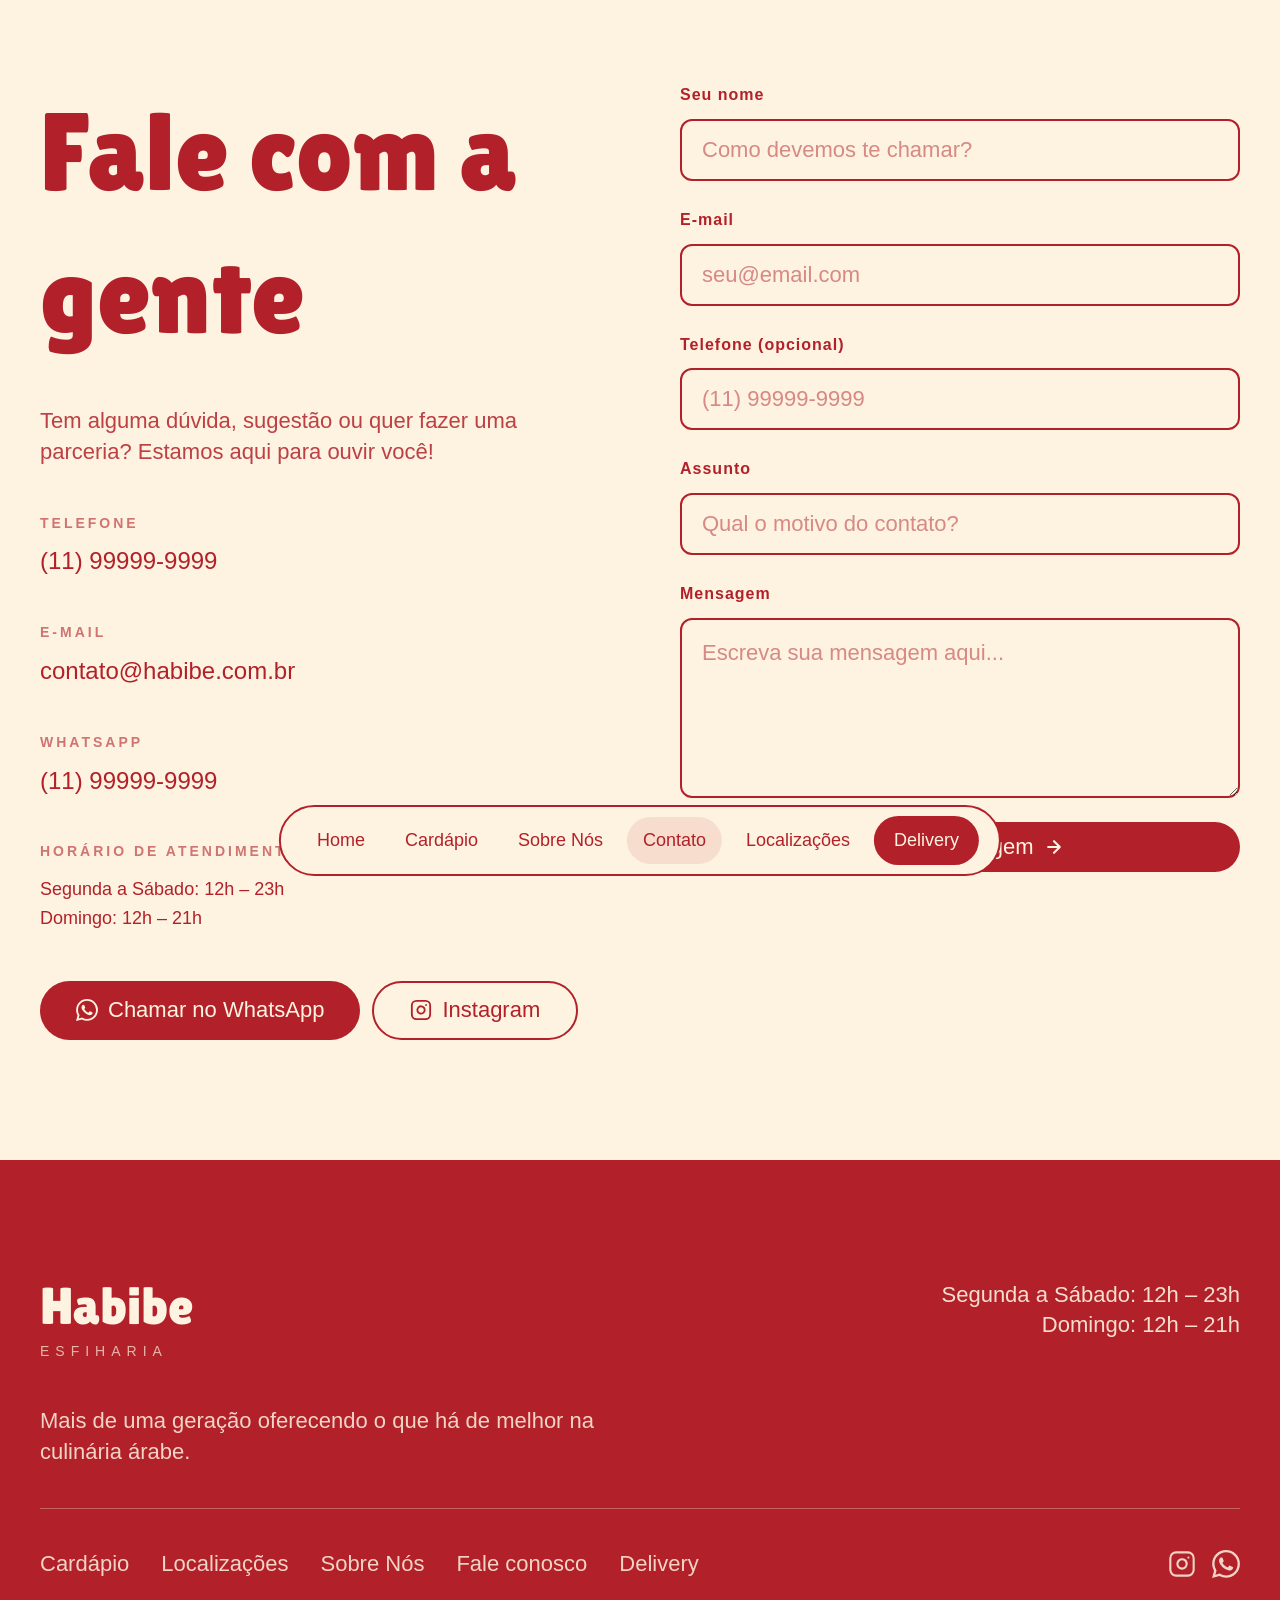
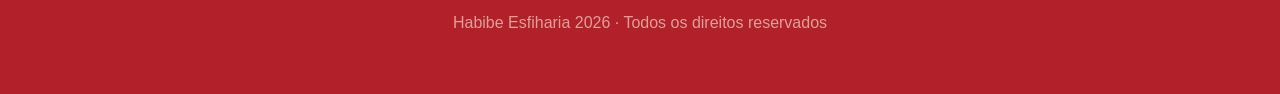
<file: contato.html>
<!DOCTYPE html>
<html lang="pt-BR">
<head>
  <meta charset="UTF-8" />
  <meta name="viewport" content="width=device-width, initial-scale=1.0" />
  <title>Contato — Habibe Esfiharia</title>
  <meta name="description" content="Entre em contato com a Habibe Esfiharia. Dúvidas, sugestões, parcerias ou elogios — estamos aqui para você!" />
  <link rel="preconnect" href="https://fonts.googleapis.com" />
  <link rel="preconnect" href="https://fonts.gstatic.com" crossorigin />
  <link href="https://fonts.googleapis.com/css2?family=Lilita+One&display=swap" rel="stylesheet" />
  <link href="https://api.fontshare.com/v2/css?f[]=satoshi@300,400,500,700&display=swap" rel="stylesheet" />
  <link rel="stylesheet" href="style.css" />
</head>
<body>

  <!-- FLOATING NAVBAR -->
  <div class="fixed-navbar">
    <nav class="navbar">
      <div class="nav-menu">
        <a href="index.html" class="link-nav">Home</a>
        <a href="cardapio.html" class="link-nav">Cardápio</a>
        <a href="sobre-nos.html" class="link-nav">Sobre Nós</a>
        <a href="contato.html" class="link-nav active">Contato</a>
        <a href="localizacoes.html" class="link-nav">Localizações</a>
        <a href="delivery.html" class="cta-nav">Delivery</a>
      </div>
      <button class="hamburger" id="hamburger" aria-label="Abrir menu">
        <span></span><span></span><span></span>
      </button>
    </nav>
  </div>
  <div class="mobile-nav" id="mobileNav">
    <a href="index.html" class="link-nav">Home</a>
    <a href="cardapio.html" class="link-nav">Cardápio</a>
    <a href="sobre-nos.html" class="link-nav">Sobre Nós</a>
    <a href="contato.html" class="link-nav active">Contato</a>
    <a href="localizacoes.html" class="link-nav">Localizações</a>
    <a href="delivery.html" class="cta-nav">Delivery</a>
  </div>

  <!-- CONTACT SECTION -->
  <div class="contato-grid container">
    <div class="contato-info fade-in">
      <h1>Fale com a gente</h1>
      <p style="font-size: 22px; opacity: 0.85;">Tem alguma dúvida, sugestão ou quer fazer uma parceria? Estamos aqui para ouvir você!</p>

      <div class="contato-item">
        <span class="contato-label">Telefone</span>
        <span class="contato-value">(11) 99999-9999</span>
      </div>

      <div class="contato-item">
        <span class="contato-label">E-mail</span>
        <span class="contato-value">contato@habibe.com.br</span>
      </div>

      <div class="contato-item">
        <span class="contato-label">WhatsApp</span>
        <span class="contato-value">(11) 99999-9999</span>
      </div>

      <div class="contato-item">
        <span class="contato-label">Horário de Atendimento</span>
        <span class="contato-value" style="font-size: 18px; line-height: 160%;">
          Segunda a Sábado: 12h – 23h<br/>
          Domingo: 12h – 21h
        </span>
      </div>

      <div style="display: flex; gap: 12px; flex-wrap: wrap; margin-top: 8px;">
        <a href="https://wa.me/5511999999999" target="_blank" class="btn-primary">
          <svg width="22" height="22" viewBox="0 0 24 24" fill="currentColor">
            <path d="M17.472 14.382c-.297-.149-1.758-.867-2.03-.967-.273-.099-.471-.148-.67.15-.197.297-.767.966-.94 1.164-.173.199-.347.223-.644.075-.297-.15-1.255-.463-2.39-1.475-.883-.788-1.48-1.761-1.653-2.059-.173-.297-.018-.458.13-.606.134-.133.298-.347.446-.52.149-.174.198-.298.298-.497.099-.198.05-.371-.025-.52-.075-.149-.669-1.612-.916-2.207-.242-.579-.487-.5-.669-.51-.173-.008-.371-.01-.57-.01-.198 0-.52.074-.792.372-.272.297-1.04 1.016-1.04 2.479 0 1.462 1.065 2.875 1.213 3.074.149.198 2.096 3.2 5.077 4.487.709.306 1.262.489 1.694.625.712.227 1.36.195 1.871.118.571-.085 1.758-.719 2.006-1.413.248-.694.248-1.289.173-1.413-.074-.124-.272-.198-.57-.347m-5.421 7.403h-.004a9.87 9.87 0 01-5.031-1.378l-.361-.214-3.741.982.998-3.648-.235-.374a9.86 9.86 0 01-1.51-5.26c.001-5.45 4.436-9.884 9.888-9.884 2.64 0 5.122 1.03 6.988 2.898a9.825 9.825 0 012.893 6.994c-.003 5.45-4.437 9.884-9.885 9.884m8.413-18.297A11.815 11.815 0 0012.05 0C5.495 0 .16 5.335.157 11.892c0 2.096.547 4.142 1.588 5.945L.057 24l6.305-1.654a11.882 11.882 0 005.683 1.448h.005c6.554 0 11.89-5.335 11.893-11.893a11.821 11.821 0 00-3.48-8.413Z"/>
          </svg>
          Chamar no WhatsApp
        </a>
        <a href="#" class="btn-outline">
          <svg width="22" height="22" viewBox="0 0 24 24" fill="none" stroke="currentColor" stroke-width="2" stroke-linecap="round" stroke-linejoin="round"><rect x="2" y="2" width="20" height="20" rx="5" ry="5"/><path d="M16 11.37A4 4 0 1112.63 8 4 4 0 0116 11.37z"/><line x1="17.5" y1="6.5" x2="17.51" y2="6.5"/></svg>
          Instagram
        </a>
      </div>
    </div>

    <form class="contato-form fade-in" id="contactForm">
      <div class="form-group">
        <label class="form-label" for="nome">Seu nome</label>
        <input class="form-input" type="text" id="nome" name="nome" placeholder="Como devemos te chamar?" required />
      </div>
      <div class="form-group">
        <label class="form-label" for="email">E-mail</label>
        <input class="form-input" type="email" id="email" name="email" placeholder="seu@email.com" required />
      </div>
      <div class="form-group">
        <label class="form-label" for="telefone">Telefone (opcional)</label>
        <input class="form-input" type="tel" id="telefone" name="telefone" placeholder="(11) 99999-9999" />
      </div>
      <div class="form-group">
        <label class="form-label" for="assunto">Assunto</label>
        <input class="form-input" type="text" id="assunto" name="assunto" placeholder="Qual o motivo do contato?" required />
      </div>
      <div class="form-group">
        <label class="form-label" for="mensagem">Mensagem</label>
        <textarea class="form-textarea" id="mensagem" name="mensagem" placeholder="Escreva sua mensagem aqui..." required></textarea>
      </div>
      <button type="submit" class="btn-primary" style="width: 100%; justify-content: center;">
        Enviar mensagem
        <svg width="20" height="20" viewBox="0 0 24 24" fill="none" stroke="currentColor" stroke-width="2.5" stroke-linecap="round" stroke-linejoin="round"><path d="M5 12h14M12 5l7 7-7 7"/></svg>
      </button>
    </form>
  </div>

  <!-- FOOTER -->
  <footer class="footer">
    <div class="container">
      <div class="footer-top">
        <div><div class="footer-logo">Habibe</div><div class="footer-logo-sub">Esfiharia</div></div>
        <div class="footer-hours"><p>Segunda a Sábado: 12h – 23h</p><p>Domingo: 12h – 21h</p></div>
      </div>
      <p class="footer-tagline">Mais de uma geração oferecendo o que há de melhor na culinária árabe.</p>
      <hr class="footer-divider" />
      <div class="footer-bottom">
        <nav class="footer-nav">
          <a href="cardapio.html">Cardápio</a>
          <a href="localizacoes.html">Localizações</a>
          <a href="sobre-nos.html">Sobre Nós</a>
          <a href="contato.html">Fale conosco</a>
          <a href="delivery.html">Delivery</a>
        </nav>
        <div class="footer-social">
          <a href="#" aria-label="Instagram"><svg width="28" height="28" viewBox="0 0 24 24" fill="none" stroke="currentColor" stroke-width="1.8" stroke-linecap="round" stroke-linejoin="round"><rect x="2" y="2" width="20" height="20" rx="5" ry="5"/><path d="M16 11.37A4 4 0 1112.63 8 4 4 0 0116 11.37z"/><line x1="17.5" y1="6.5" x2="17.51" y2="6.5"/></svg></a>
          <a href="https://wa.me/5511999999999" aria-label="WhatsApp"><svg width="28" height="28" viewBox="0 0 24 24" fill="currentColor"><path d="M17.472 14.382c-.297-.149-1.758-.867-2.03-.967-.273-.099-.471-.148-.67.15-.197.297-.767.966-.94 1.164-.173.199-.347.223-.644.075-.297-.15-1.255-.463-2.39-1.475-.883-.788-1.48-1.761-1.653-2.059-.173-.297-.018-.458.13-.606.134-.133.298-.347.446-.52.149-.174.198-.298.298-.497.099-.198.05-.371-.025-.52-.075-.149-.669-1.612-.916-2.207-.242-.579-.487-.5-.669-.51-.173-.008-.371-.01-.57-.01-.198 0-.52.074-.792.372-.272.297-1.04 1.016-1.04 2.479 0 1.462 1.065 2.875 1.213 3.074.149.198 2.096 3.2 5.077 4.487.709.306 1.262.489 1.694.625.712.227 1.36.195 1.871.118.571-.085 1.758-.719 2.006-1.413.248-.694.248-1.289.173-1.413-.074-.124-.272-.198-.57-.347m-5.421 7.403h-.004a9.87 9.87 0 01-5.031-1.378l-.361-.214-3.741.982.998-3.648-.235-.374a9.86 9.86 0 01-1.51-5.26c.001-5.45 4.436-9.884 9.888-9.884 2.64 0 5.122 1.03 6.988 2.898a9.825 9.825 0 012.893 6.994c-.003 5.45-4.437 9.884-9.885 9.884m8.413-18.297A11.815 11.815 0 0012.05 0C5.495 0 .16 5.335.157 11.892c0 2.096.547 4.142 1.588 5.945L.057 24l6.305-1.654a11.882 11.882 0 005.683 1.448h.005c6.554 0 11.89-5.335 11.893-11.893a11.821 11.821 0 00-3.48-8.413Z"/></svg></a>
        </div>
      </div>
      <p class="footer-copy">Habibe Esfiharia <span id="footerYear"></span> · Todos os direitos reservados</p>
    </div>
  </footer>

  <script src="main.js"></script>
  <script>
    document.getElementById('contactForm').addEventListener('submit', function(e) {
      e.preventDefault();
      alert('Mensagem enviada com sucesso! Entraremos em contato em breve. 🎉');
      this.reset();
    });
  </script>
</body>
</html>
</file>
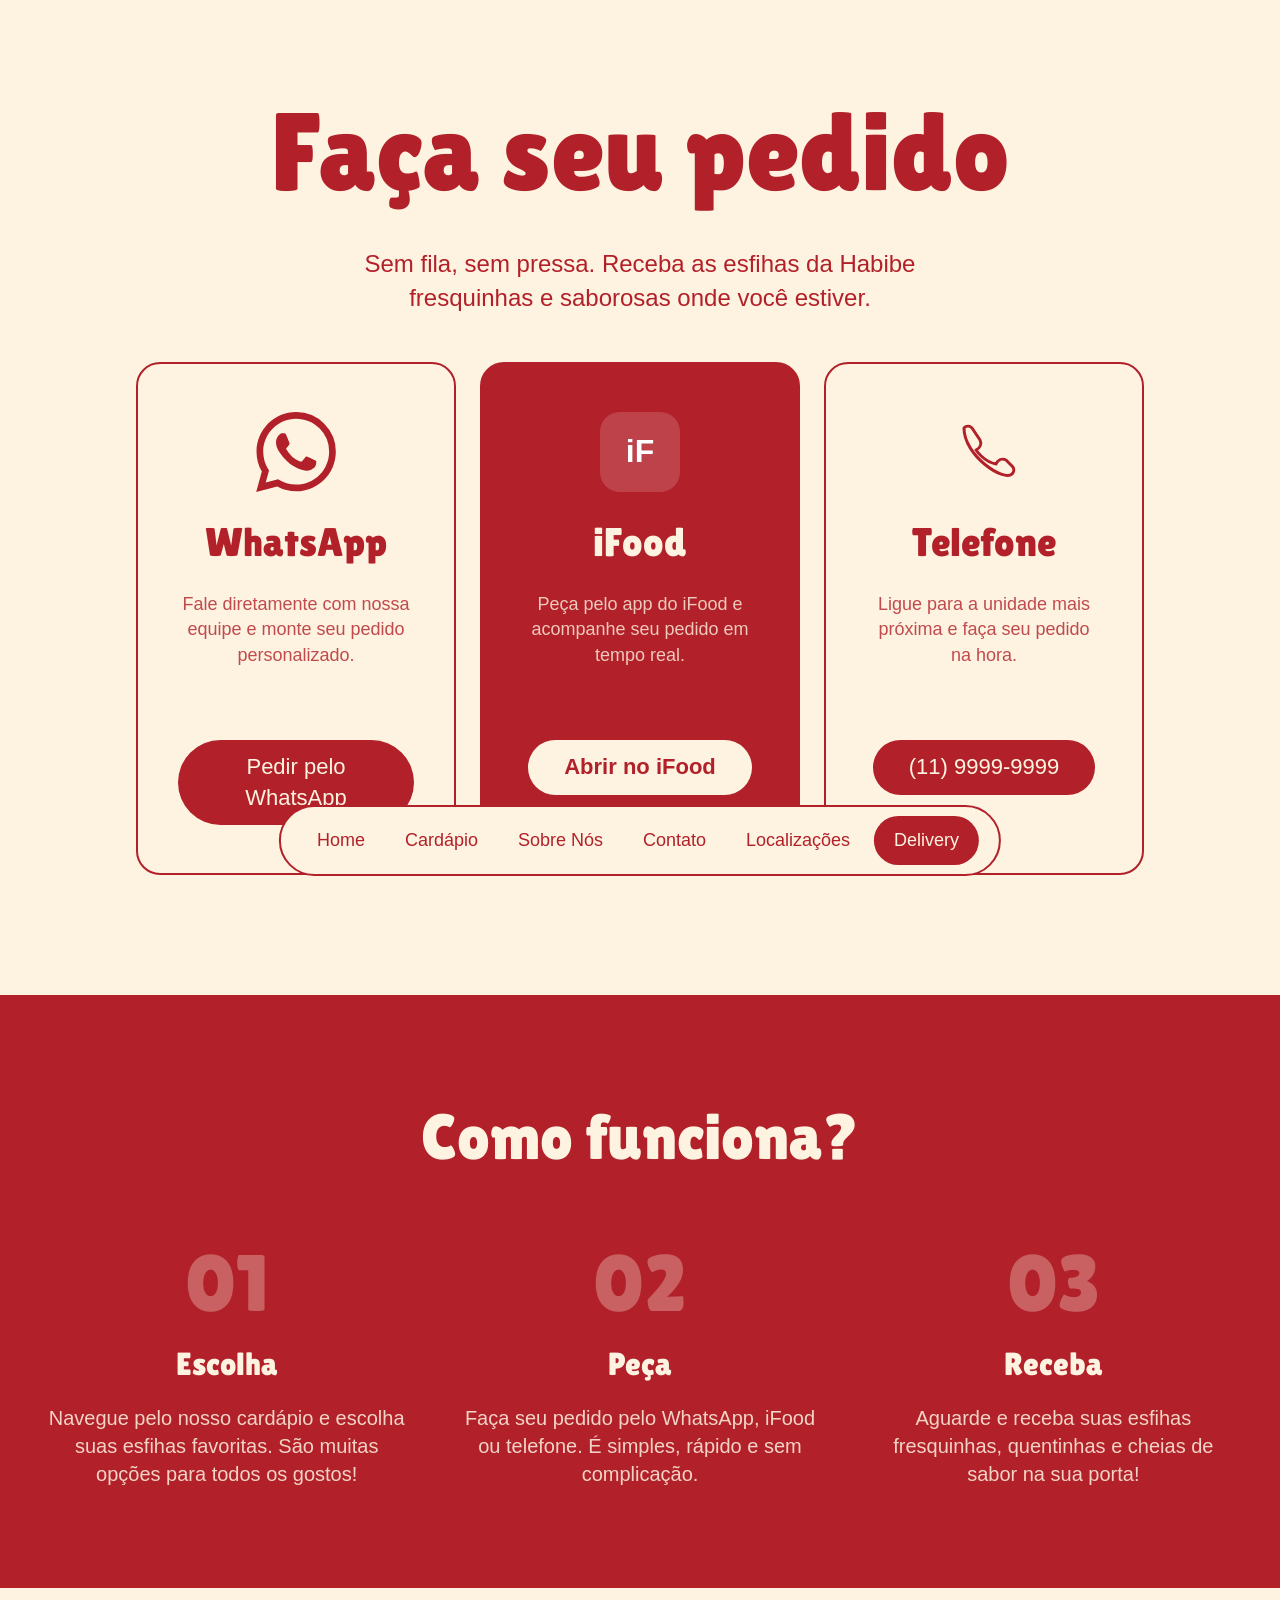
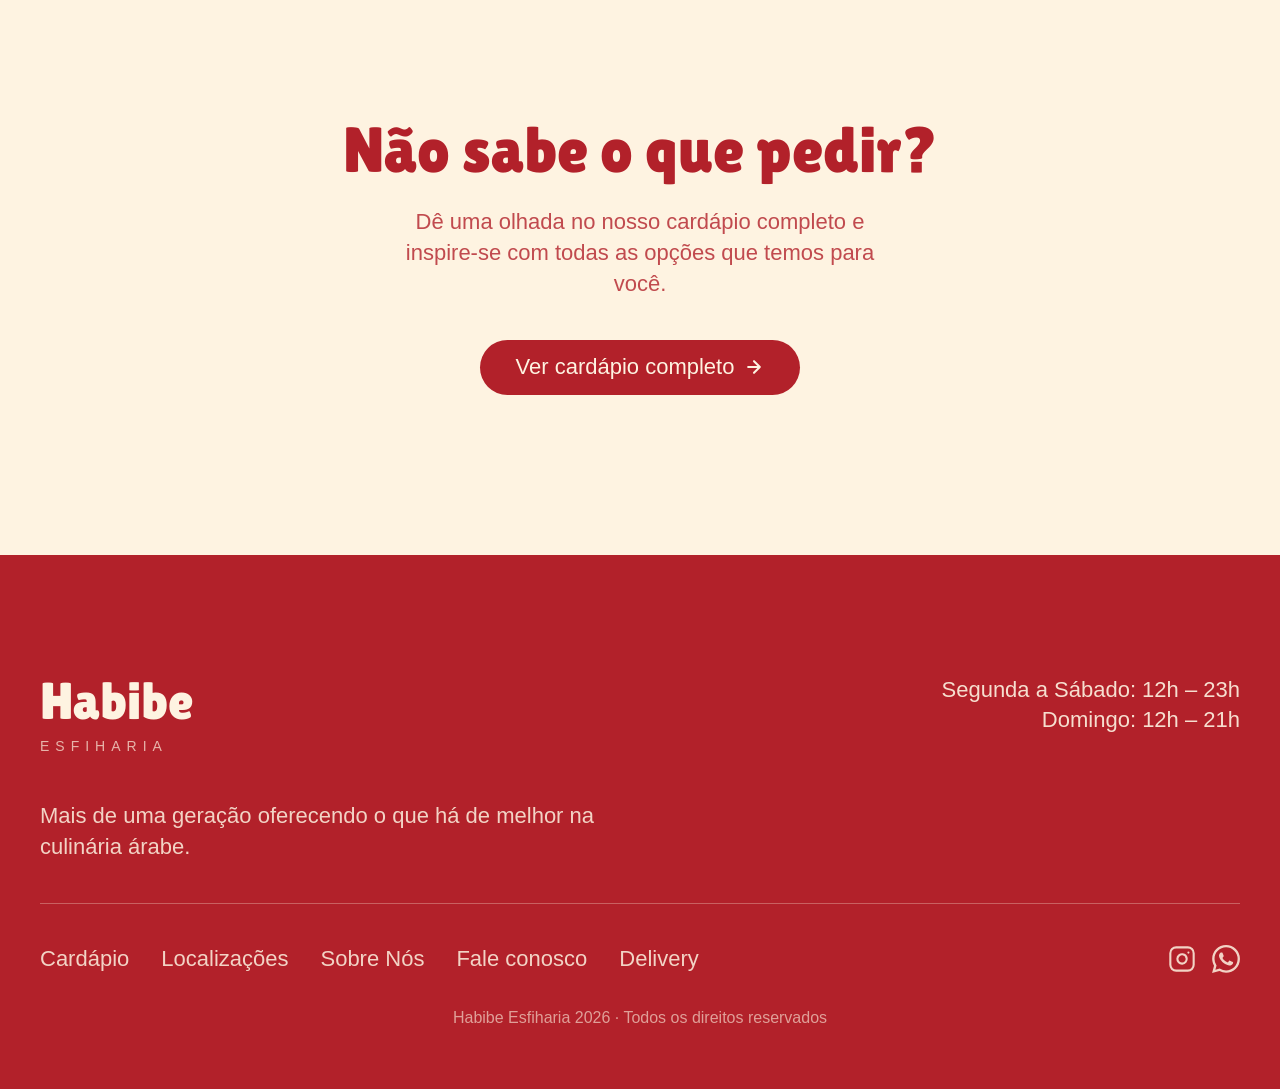
<file: delivery.html>
<!DOCTYPE html>
<html lang="pt-BR">
<head>
  <meta charset="UTF-8" />
  <meta name="viewport" content="width=device-width, initial-scale=1.0" />
  <title>Delivery — Habibe Esfiharia</title>
  <meta name="description" content="Peça as esfihas da Habibe sem sair de casa! Delivery via iFood, WhatsApp ou aplicativo próprio. Rápido, fresquinho e delicioso." />
  <link rel="preconnect" href="https://fonts.googleapis.com" />
  <link rel="preconnect" href="https://fonts.gstatic.com" crossorigin />
  <link href="https://fonts.googleapis.com/css2?family=Lilita+One&display=swap" rel="stylesheet" />
  <link href="https://api.fontshare.com/v2/css?f[]=satoshi@300,400,500,700&display=swap" rel="stylesheet" />
  <link rel="stylesheet" href="style.css" />
  <style>
    .delivery-option-card.featured {
      background-color: var(--color-main);
      border-color: var(--color-main);
    }
    .delivery-option-card.featured h3,
    .delivery-option-card.featured p {
      color: var(--color-light);
    }
    .delivery-option-card.featured .delivery-option-icon {
      color: var(--color-light);
    }
    .btn-light-on-red {
      background-color: var(--color-light);
      color: var(--color-main);
      border-radius: var(--radius-btn);
      padding: 12px 36px;
      font-family: var(--font-body);
      font-size: var(--type-body-regular);
      font-weight: 700;
      border: none;
      cursor: pointer;
      transition: background-color var(--transition), transform var(--transition);
      display: inline-flex;
      align-items: center;
      gap: 10px;
      text-decoration: none;
    }
    .btn-light-on-red:hover {
      transform: scale(1.03);
      background-color: #f5e8d0;
    }
    .how-it-works {
      padding-top: 100px;
      padding-bottom: 100px;
      background-color: var(--color-main);
    }
    .how-grid {
      display: grid;
      grid-template-columns: repeat(3, 1fr);
      gap: 40px;
      margin-top: 64px;
    }
    .how-step {
      text-align: center;
      display: flex;
      flex-direction: column;
      align-items: center;
      gap: 20px;
    }
    .how-step-number {
      font-family: var(--font-heading);
      font-size: 80px;
      color: var(--color-light);
      opacity: 0.3;
      line-height: 1;
    }
    .how-step h3 {
      color: var(--color-light);
      font-size: 32px;
    }
    .how-step p {
      color: var(--color-light);
      opacity: 0.85;
      font-size: 20px;
    }
    @media (max-width: 991px) {
      .how-grid { grid-template-columns: 1fr; gap: 32px; }
    }
  </style>
</head>
<body>

  <!-- FLOATING NAVBAR -->
  <div class="fixed-navbar">
    <nav class="navbar">
      <div class="nav-menu">
        <a href="index.html" class="link-nav">Home</a>
        <a href="cardapio.html" class="link-nav">Cardápio</a>
        <a href="sobre-nos.html" class="link-nav">Sobre Nós</a>
        <a href="contato.html" class="link-nav">Contato</a>
        <a href="localizacoes.html" class="link-nav">Localizações</a>
        <a href="delivery.html" class="cta-nav active">Delivery</a>
      </div>
      <button class="hamburger" id="hamburger" aria-label="Abrir menu">
        <span></span><span></span><span></span>
      </button>
    </nav>
  </div>
  <div class="mobile-nav" id="mobileNav">
    <a href="index.html" class="link-nav">Home</a>
    <a href="cardapio.html" class="link-nav">Cardápio</a>
    <a href="sobre-nos.html" class="link-nav">Sobre Nós</a>
    <a href="contato.html" class="link-nav">Contato</a>
    <a href="localizacoes.html" class="link-nav">Localizações</a>
    <a href="delivery.html" class="cta-nav active">Delivery</a>
  </div>

  <!-- DELIVERY HERO -->
  <section class="delivery-hero">
    <div class="container">
      <h1 class="fade-in">Faça seu pedido</h1>
      <p class="fade-in">Sem fila, sem pressa. Receba as esfihas da Habibe fresquinhas e saborosas onde você estiver.</p>

      <div class="delivery-options">
        <!-- WhatsApp -->
        <div class="delivery-option-card fade-in">
          <svg class="delivery-option-icon" viewBox="0 0 24 24" fill="currentColor">
            <path d="M17.472 14.382c-.297-.149-1.758-.867-2.03-.967-.273-.099-.471-.148-.67.15-.197.297-.767.966-.94 1.164-.173.199-.347.223-.644.075-.297-.15-1.255-.463-2.39-1.475-.883-.788-1.48-1.761-1.653-2.059-.173-.297-.018-.458.13-.606.134-.133.298-.347.446-.52.149-.174.198-.298.298-.497.099-.198.05-.371-.025-.52-.075-.149-.669-1.612-.916-2.207-.242-.579-.487-.5-.669-.51-.173-.008-.371-.01-.57-.01-.198 0-.52.074-.792.372-.272.297-1.04 1.016-1.04 2.479 0 1.462 1.065 2.875 1.213 3.074.149.198 2.096 3.2 5.077 4.487.709.306 1.262.489 1.694.625.712.227 1.36.195 1.871.118.571-.085 1.758-.719 2.006-1.413.248-.694.248-1.289.173-1.413-.074-.124-.272-.198-.57-.347m-5.421 7.403h-.004a9.87 9.87 0 01-5.031-1.378l-.361-.214-3.741.982.998-3.648-.235-.374a9.86 9.86 0 01-1.51-5.26c.001-5.45 4.436-9.884 9.888-9.884 2.64 0 5.122 1.03 6.988 2.898a9.825 9.825 0 012.893 6.994c-.003 5.45-4.437 9.884-9.885 9.884m8.413-18.297A11.815 11.815 0 0012.05 0C5.495 0 .16 5.335.157 11.892c0 2.096.547 4.142 1.588 5.945L.057 24l6.305-1.654a11.882 11.882 0 005.683 1.448h.005c6.554 0 11.89-5.335 11.893-11.893a11.821 11.821 0 00-3.48-8.413Z"/>
          </svg>
          <h3>WhatsApp</h3>
          <p>Fale diretamente com nossa equipe e monte seu pedido personalizado.</p>
          <a href="https://wa.me/5511999999999?text=Olá! Quero fazer um pedido" target="_blank" class="btn-primary">
            Pedir pelo WhatsApp
          </a>
        </div>

        <!-- iFood (featured) -->
        <div class="delivery-option-card featured fade-in">
          <svg class="delivery-option-icon" viewBox="0 0 80 80" fill="none">
            <rect width="80" height="80" rx="20" fill="rgba(255,255,255,0.15)"/>
            <text x="40" y="50" text-anchor="middle" font-size="32" font-weight="bold" fill="white" font-family="sans-serif">iF</text>
          </svg>
          <h3>iFood</h3>
          <p>Peça pelo app do iFood e acompanhe seu pedido em tempo real.</p>
          <a href="https://www.ifood.com.br" target="_blank" class="btn-light-on-red">
            Abrir no iFood
          </a>
        </div>

        <!-- Telefone -->
        <div class="delivery-option-card fade-in">
          <svg class="delivery-option-icon" viewBox="0 0 80 80" fill="none">
            <path d="M20 16C20 16 24 12 28 16L36 28C38 32 36 36 32 38C32 38 40 50 52 52C54 48 58 46 62 48L68 54C72 58 68 62 68 62C60 70 20 44 20 16Z" stroke="currentColor" stroke-width="3" stroke-linecap="round" stroke-linejoin="round"/>
          </svg>
          <h3>Telefone</h3>
          <p>Ligue para a unidade mais próxima e faça seu pedido na hora.</p>
          <a href="tel:+5511999999999" class="btn-primary">
            (11) 9999-9999
          </a>
        </div>
      </div>
    </div>
  </section>

  <!-- HOW IT WORKS -->
  <section class="how-it-works">
    <div class="container">
      <h2 class="fade-in" style="color: var(--color-light); text-align: center;">Como funciona?</h2>
      <div class="how-grid">
        <div class="how-step fade-in">
          <div class="how-step-number">01</div>
          <h3>Escolha</h3>
          <p>Navegue pelo nosso cardápio e escolha suas esfihas favoritas. São muitas opções para todos os gostos!</p>
        </div>
        <div class="how-step fade-in">
          <div class="how-step-number">02</div>
          <h3>Peça</h3>
          <p>Faça seu pedido pelo WhatsApp, iFood ou telefone. É simples, rápido e sem complicação.</p>
        </div>
        <div class="how-step fade-in">
          <div class="how-step-number">03</div>
          <h3>Receba</h3>
          <p>Aguarde e receba suas esfihas fresquinhas, quentinhas e cheias de sabor na sua porta!</p>
        </div>
      </div>
    </div>
  </section>

  <!-- CARDAPIO CTA -->
  <section class="section" style="padding-bottom: 160px;">
    <div class="container" style="text-align: center;">
      <h2 class="fade-in" style="margin-bottom: 16px;">Não sabe o que pedir?</h2>
      <p class="fade-in" style="margin-bottom: 40px; opacity: 0.8; max-width: 500px; margin-left: auto; margin-right: auto;">Dê uma olhada no nosso cardápio completo e inspire-se com todas as opções que temos para você.</p>
      <a href="cardapio.html" class="btn-primary fade-in">
        Ver cardápio completo
        <svg width="20" height="20" viewBox="0 0 24 24" fill="none" stroke="currentColor" stroke-width="2.5" stroke-linecap="round" stroke-linejoin="round"><path d="M5 12h14M12 5l7 7-7 7"/></svg>
      </a>
    </div>
  </section>

  <!-- FOOTER -->
  <footer class="footer">
    <div class="container">
      <div class="footer-top">
        <div><div class="footer-logo">Habibe</div><div class="footer-logo-sub">Esfiharia</div></div>
        <div class="footer-hours"><p>Segunda a Sábado: 12h – 23h</p><p>Domingo: 12h – 21h</p></div>
      </div>
      <p class="footer-tagline">Mais de uma geração oferecendo o que há de melhor na culinária árabe.</p>
      <hr class="footer-divider" />
      <div class="footer-bottom">
        <nav class="footer-nav">
          <a href="cardapio.html">Cardápio</a>
          <a href="localizacoes.html">Localizações</a>
          <a href="sobre-nos.html">Sobre Nós</a>
          <a href="contato.html">Fale conosco</a>
          <a href="delivery.html">Delivery</a>
        </nav>
        <div class="footer-social">
          <a href="#" aria-label="Instagram"><svg width="28" height="28" viewBox="0 0 24 24" fill="none" stroke="currentColor" stroke-width="1.8" stroke-linecap="round" stroke-linejoin="round"><rect x="2" y="2" width="20" height="20" rx="5" ry="5"/><path d="M16 11.37A4 4 0 1112.63 8 4 4 0 0116 11.37z"/><line x1="17.5" y1="6.5" x2="17.51" y2="6.5"/></svg></a>
          <a href="https://wa.me/5511999999999" aria-label="WhatsApp"><svg width="28" height="28" viewBox="0 0 24 24" fill="currentColor"><path d="M17.472 14.382c-.297-.149-1.758-.867-2.03-.967-.273-.099-.471-.148-.67.15-.197.297-.767.966-.94 1.164-.173.199-.347.223-.644.075-.297-.15-1.255-.463-2.39-1.475-.883-.788-1.48-1.761-1.653-2.059-.173-.297-.018-.458.13-.606.134-.133.298-.347.446-.52.149-.174.198-.298.298-.497.099-.198.05-.371-.025-.52-.075-.149-.669-1.612-.916-2.207-.242-.579-.487-.5-.669-.51-.173-.008-.371-.01-.57-.01-.198 0-.52.074-.792.372-.272.297-1.04 1.016-1.04 2.479 0 1.462 1.065 2.875 1.213 3.074.149.198 2.096 3.2 5.077 4.487.709.306 1.262.489 1.694.625.712.227 1.36.195 1.871.118.571-.085 1.758-.719 2.006-1.413.248-.694.248-1.289.173-1.413-.074-.124-.272-.198-.57-.347m-5.421 7.403h-.004a9.87 9.87 0 01-5.031-1.378l-.361-.214-3.741.982.998-3.648-.235-.374a9.86 9.86 0 01-1.51-5.26c.001-5.45 4.436-9.884 9.888-9.884 2.64 0 5.122 1.03 6.988 2.898a9.825 9.825 0 012.893 6.994c-.003 5.45-4.437 9.884-9.885 9.884m8.413-18.297A11.815 11.815 0 0012.05 0C5.495 0 .16 5.335.157 11.892c0 2.096.547 4.142 1.588 5.945L.057 24l6.305-1.654a11.882 11.882 0 005.683 1.448h.005c6.554 0 11.89-5.335 11.893-11.893a11.821 11.821 0 00-3.48-8.413Z"/></svg></a>
        </div>
      </div>
      <p class="footer-copy">Habibe Esfiharia <span id="footerYear"></span> · Todos os direitos reservados</p>
    </div>
  </footer>

  <script src="main.js"></script>
</body>
</html>
</file>
<file: style.css>
/* ============================================
   HABIBE ESFIHARIA — style.css
   ============================================ */

/* FONTS — loaded via <link> tags in HTML for better compatibility */

/* ============================================
   CSS VARIABLES
   ============================================ */
:root {
  --color-light: #fef3e1;
  --color-main: #b2212a;
  --white: #ffffff;
  --black: #000000;

  --type-h1: 110px;
  --type-h2: 64px;
  --type-h3: 40px;
  --type-subtitle: 32px;
  --type-body-big: 24px;
  --type-body-regular: 22px;

  --font-heading: 'Lilita One', sans-serif;
  --font-body: 'Satoshi', sans-serif;

  --radius-card: 24px;
  --radius-pill: 70px;
  --radius-btn: 60px;

  --border-main: 2px solid var(--color-main);
  --transition: 0.2s ease;
}

/* ============================================
   RESET & BASE
   ============================================ */
*, *::before, *::after {
  box-sizing: border-box;
  margin: 0;
  padding: 0;
}

html {
  scroll-behavior: smooth;
}

body {
  font-family: var(--font-body);
  font-size: var(--type-body-regular);
  font-weight: 500;
  line-height: 140%;
  background-color: var(--color-light);
  color: var(--color-main);
  overflow-x: hidden;
}

img {
  max-width: 100%;
  display: block;
}

a {
  color: inherit;
  text-decoration: none;
}

ul {
  list-style: none;
}

h1, h2, h3, h4 {
  font-family: var(--font-heading);
  font-weight: 400;
  line-height: 130%;
  color: var(--color-main);
}

h1 { font-size: var(--type-h1); }
h2 { font-size: var(--type-h2); }
h3 { font-size: var(--type-h3); }

p {
  font-family: var(--font-body);
  font-size: var(--type-body-regular);
  font-weight: 500;
  line-height: 140%;
}

/* ============================================
   LAYOUT UTILITIES
   ============================================ */
.container {
  max-width: 1280px;
  margin: 0 auto;
  padding: 0 40px;
}

.section {
  padding-top: 120px;
  padding-bottom: 120px;
}

/* ============================================
   FADE-IN ON SCROLL
   ============================================ */
.fade-in {
  opacity: 0;
  transform: translateY(40px);
  transition: opacity 0.7s ease, transform 0.7s ease;
}

.fade-in.visible {
  opacity: 1;
  transform: translateY(0);
}

/* ============================================
   BUTTONS
   ============================================ */
.btn-primary {
  background-color: var(--color-main);
  color: var(--color-light);
  border-radius: var(--radius-btn);
  padding: 12px 36px;
  font-family: var(--font-body);
  font-size: var(--type-body-regular);
  font-weight: 500;
  border: none;
  cursor: pointer;
  transition: background-color var(--transition), transform var(--transition);
  display: inline-flex;
  align-items: center;
  gap: 10px;
  text-decoration: none;
}

.btn-primary:hover {
  transform: scale(1.03);
  background-color: #951a22;
}

.btn-outline {
  background-color: transparent;
  color: var(--color-main);
  border: var(--border-main);
  border-radius: var(--radius-btn);
  padding: 12px 36px;
  font-family: var(--font-body);
  font-size: var(--type-body-regular);
  font-weight: 500;
  cursor: pointer;
  transition: background-color var(--transition), color var(--transition), transform var(--transition);
  display: inline-flex;
  align-items: center;
  gap: 10px;
  text-decoration: none;
}

.btn-outline:hover {
  background-color: var(--color-main);
  color: var(--color-light);
  transform: scale(1.03);
}

.link-underline {
  color: var(--color-main);
  text-decoration: none;
  font-weight: 500;
  font-size: var(--type-body-regular);
  border-bottom: 1.5px solid transparent;
  transition: border-color var(--transition);
  display: inline-block;
  padding-bottom: 2px;
}

.link-underline:hover {
  border-bottom-color: var(--color-main);
}

/* ============================================
   FLOATING NAVBAR
   ============================================ */
.fixed-navbar {
  position: fixed;
  bottom: 24px;
  left: 50%;
  transform: translateX(-50%);
  z-index: 1000;
  width: auto;
}

.navbar {
  background-color: var(--color-light);
  border: var(--border-main);
  border-radius: var(--radius-pill);
  padding: 9px 20px;
  display: flex;
  align-items: center;
}

.nav-menu {
  display: flex;
  align-items: center;
  gap: 8px;
}

.link-nav {
  color: var(--color-main);
  font-family: var(--font-body);
  font-size: 18px;
  font-weight: 500;
  padding: 8px 16px;
  border-radius: 50px;
  transition: background-color var(--transition), color var(--transition);
  white-space: nowrap;
}

.link-nav:hover {
  background-color: var(--color-main);
  color: var(--color-light);
}

.link-nav.active {
  background-color: rgba(178, 33, 42, 0.1);
}

.cta-nav {
  background-color: var(--color-main);
  color: var(--color-light);
  border-radius: var(--radius-pill);
  padding: 9px 20px;
  font-family: var(--font-body);
  font-size: 18px;
  font-weight: 500;
  transition: background-color var(--transition);
  white-space: nowrap;
}

.cta-nav:hover {
  background-color: #951a22;
}

/* Hamburger button (hidden on desktop) */
.hamburger {
  display: none;
  flex-direction: column;
  gap: 5px;
  background: none;
  border: none;
  cursor: pointer;
  padding: 8px;
}

.hamburger span {
  display: block;
  width: 24px;
  height: 2px;
  background-color: var(--color-main);
  border-radius: 2px;
  transition: transform var(--transition), opacity var(--transition);
}

.hamburger.active span:nth-child(1) {
  transform: translateY(7px) rotate(45deg);
}

.hamburger.active span:nth-child(2) {
  opacity: 0;
}

.hamburger.active span:nth-child(3) {
  transform: translateY(-7px) rotate(-45deg);
}

/* Mobile nav overlay */
.mobile-nav {
  display: none;
  position: fixed;
  top: 24px;
  left: 50%;
  transform: translateX(-50%);
  z-index: 999;
  background-color: var(--color-light);
  border: var(--border-main);
  border-radius: 24px;
  padding: 20px;
  width: 270px;
  flex-direction: column;
  gap: 4px;
}

.mobile-nav.open {
  display: flex;
}

.mobile-nav .link-nav,
.mobile-nav .cta-nav {
  display: block;
  text-align: center;
  padding: 12px 16px;
  border-radius: 12px;
}

.mobile-nav .cta-nav {
  margin-top: 4px;
  border-radius: 50px;
  text-align: center;
}

/* ============================================
   HERO SECTION
   ============================================ */
.hero {
  padding-top: 60px;
  padding-bottom: 0;
  background-color: var(--color-light);
}

.hero-top {
  display: flex;
  justify-content: space-between;
  align-items: flex-start;
  gap: 40px;
  margin-bottom: 0;
}

.hero-tagline {
  max-width: 496px;
  font-size: var(--type-body-regular);
  font-weight: 500;
  color: var(--color-main);
  line-height: 140%;
}

.hero-hours {
  text-align: right;
  font-size: var(--type-body-regular);
  font-weight: 500;
  color: var(--color-main);
  line-height: 140%;
  flex-shrink: 0;
}

.hero-logo-wrap {
  margin-top: 60px;
  margin-bottom: 60px;
  text-align: center;
  position: relative;
}

.hero-logo-text {
  font-family: var(--font-heading);
  font-size: var(--type-h1);
  color: var(--color-main);
  line-height: 1;
  letter-spacing: -2px;
  display: inline-block;
}

.hero-logo-subtitle {
  font-family: var(--font-body);
  font-size: 22px;
  font-weight: 300;
  color: var(--color-main);
  letter-spacing: 8px;
  text-transform: uppercase;
  margin-top: 8px;
}

.hero-decorative {
  display: flex;
  align-items: center;
  justify-content: center;
  gap: 16px;
  margin-bottom: 16px;
}

.hero-diamond {
  width: 12px;
  height: 12px;
  background-color: var(--color-main);
  transform: rotate(45deg);
}

.hero-line {
  height: 2px;
  background-color: var(--color-main);
  flex: 1;
  max-width: 200px;
}

.hero-line-bottom {
  width: 100%;
  height: 2px;
  background-color: var(--color-main);
  margin-top: 16px;
}

/* Hero Gallery */
.hero-gallery {
  display: grid;
  grid-template-columns: 435px 1fr;
  gap: 24px;
  margin-top: 0;
}

.hero-gallery-img {
  width: 100%;
  height: 600px;
  object-fit: cover;
  border-radius: var(--radius-card);
}

.hero-gallery-img-tall {
  width: 100%;
  height: 600px;
  object-fit: cover;
  border-radius: var(--radius-card);
}

/* ============================================
   QUICK INFO CARDS SECTION
   ============================================ */
.quick-info {
  padding-top: 120px;
  padding-bottom: 0;
}

.quick-info-title {
  text-align: center;
  margin-bottom: 64px;
  max-width: 800px;
  margin-left: auto;
  margin-right: auto;
}

.grid-quick-info {
  display: grid;
  grid-template-columns: repeat(3, 1fr);
  gap: 24px;
  margin-bottom: 24px;
}

.info-card {
  border: var(--border-main);
  border-radius: var(--radius-card);
  padding: 40px 40px 40px 40px;
  display: flex;
  flex-direction: column;
  gap: 24px;
  background-color: transparent;
  transition: transform var(--transition);
  cursor: default;
}

.info-card:hover {
  transform: rotate(-2deg);
}

.info-card-icon {
  width: 72px;
  height: 72px;
  color: var(--color-main);
  flex-shrink: 0;
}

.info-card h3 {
  font-size: var(--type-h3);
  color: var(--color-main);
}

.info-card p {
  font-size: var(--type-body-regular);
  color: var(--color-main);
  flex: 1;
}

/* Delivery CTA Banner */
.delivery-banner {
  background-color: var(--color-main);
  border-radius: var(--radius-card);
  padding: 40px 48px;
  display: flex;
  align-items: center;
  justify-content: space-between;
  gap: 24px;
  margin-top: 0;
}

.delivery-banner-text h3 {
  color: var(--color-light);
  font-size: var(--type-h3);
  margin-bottom: 8px;
}

.delivery-banner-text p {
  color: var(--color-light);
  font-size: var(--type-body-regular);
  opacity: 0.9;
}

.delivery-banner-actions {
  display: flex;
  gap: 16px;
  flex-shrink: 0;
  flex-wrap: wrap;
}

.btn-light {
  background-color: var(--color-light);
  color: var(--color-main);
  border-radius: var(--radius-btn);
  padding: 12px 36px;
  font-family: var(--font-body);
  font-size: var(--type-body-regular);
  font-weight: 700;
  border: none;
  cursor: pointer;
  transition: background-color var(--transition), transform var(--transition);
  display: inline-flex;
  align-items: center;
  gap: 10px;
  text-decoration: none;
}

.btn-light:hover {
  transform: scale(1.03);
  background-color: #f5e8d0;
}

/* ============================================
   FEATURES SECTION
   ============================================ */
.features {
  padding-top: 120px;
  padding-bottom: 120px;
}

.features-grid {
  display: grid;
  grid-template-columns: 1fr 1fr;
  gap: 80px;
  align-items: center;
}

.features-image {
  width: 100%;
  height: 680px;
  object-fit: cover;
  border-radius: var(--radius-card);
}

.features-content {
  display: flex;
  flex-direction: column;
  gap: 32px;
}

.features-content h2 {
  font-size: var(--type-h2);
}

.features-content p {
  font-size: var(--type-body-regular);
  opacity: 0.9;
}

.checklist {
  display: flex;
  flex-direction: column;
  gap: 16px;
}

.checklist-item {
  display: flex;
  align-items: center;
  gap: 16px;
  font-size: var(--type-body-regular);
  font-weight: 500;
  color: var(--color-main);
}

.check-icon {
  width: 28px;
  height: 28px;
  flex-shrink: 0;
  color: var(--color-main);
}

/* ============================================
   CATEGORY PILLS SECTION
   ============================================ */
.categories {
  padding-top: 120px;
  padding-bottom: 120px;
  overflow: hidden;
}

.categories-title {
  text-align: center;
  margin-bottom: 80px;
}

.categories-grid {
  display: flex;
  flex-direction: column;
  gap: 32px;
  align-items: center;
}

.categories-row {
  display: flex;
  gap: 32px;
  justify-content: center;
}

.pill-categoria {
  background-color: var(--color-main);
  color: var(--color-light);
  font-family: var(--font-heading);
  font-size: 52px;
  border-radius: 172px;
  padding: 0 48px;
  width: 600px;
  height: 180px;
  display: flex;
  align-items: center;
  justify-content: flex-start;
  text-decoration: none;
  transition: transform 0.3s ease, background-color var(--transition);
  cursor: pointer;
  gap: 24px;
}

.pill-categoria:hover {
  background-color: #951a22;
}

.pill-categoria.pill-1 { transform: rotate(-5deg); }
.pill-categoria.pill-2 { transform: rotate(4deg); }
.pill-categoria.pill-3 { transform: rotate(-3deg); }
.pill-categoria.pill-4 { transform: rotate(6deg); }
.pill-categoria.pill-5 { transform: rotate(-2deg); }

.pill-categoria:hover.pill-1 { transform: rotate(-5deg) scale(1.03); }
.pill-categoria:hover.pill-2 { transform: rotate(4deg) scale(1.03); }
.pill-categoria:hover.pill-3 { transform: rotate(-3deg) scale(1.03); }
.pill-categoria:hover.pill-4 { transform: rotate(6deg) scale(1.03); }
.pill-categoria:hover.pill-5 { transform: rotate(-2deg) scale(1.03); }

.pill-arrow {
  font-size: 40px;
  margin-left: auto;
  opacity: 0.7;
}

/* ============================================
   LOCATIONS SECTION
   ============================================ */
.locations-preview {
  padding-top: 120px;
  padding-bottom: 120px;
}

.locations-grid {
  display: grid;
  grid-template-columns: 1fr 1fr;
  gap: 80px;
  align-items: center;
}

.locations-content {
  display: flex;
  flex-direction: column;
  gap: 32px;
}

.locations-content h2 {
  font-size: var(--type-h2);
}

.locations-content .subtitle {
  font-size: var(--type-subtitle);
  font-family: var(--font-heading);
  color: var(--color-main);
  opacity: 0.7;
}

.locations-image {
  width: 100%;
  height: 680px;
  object-fit: cover;
  border-radius: var(--radius-card);
}

/* ============================================
   MARQUEE GALLERY — FEEL THE VIBES
   ============================================ */
.feel-vibes {
  background-color: var(--color-main);
  padding-top: 120px;
  padding-bottom: 0;
  overflow: hidden;
}

.feel-vibes-header {
  display: flex;
  justify-content: space-between;
  align-items: flex-start;
  gap: 40px;
  margin-bottom: 80px;
}

.feel-vibes-header h2 {
  color: var(--white);
  font-size: var(--type-h2);
  max-width: 400px;
}

.feel-vibes-header p {
  color: var(--color-light);
  font-size: var(--type-body-regular);
  max-width: 480px;
  opacity: 0.9;
}

.marquee-container {
  overflow: hidden;
  width: 100%;
}

.marquee-track {
  display: flex;
  flex-direction: row;
  gap: 24px;
  width: max-content;
  will-change: transform;
}

.marquee-img {
  width: 520px;
  height: 520px;
  object-fit: cover;
  flex-shrink: 0;
  border-radius: 0;
}

/* ============================================
   MOVING TEXT LINES
   ============================================ */
.moving-lines {
  margin-top: 0;
  padding-top: 140px;
  padding-bottom: 140px;
  overflow: hidden;
  background-color: var(--color-light);
}

.moving-line-wrap {
  overflow: hidden;
  border-top: 2px solid var(--color-main);
  border-bottom: 2px solid var(--color-main);
  margin-bottom: -2px;
}

.moving-line-wrap:last-child {
  margin-bottom: 0;
}

.single-moving-line {
  height: 130px;
  background-color: var(--color-main);
  display: flex;
  align-items: center;
  white-space: nowrap;
}

.moving-line-inner {
  display: inline-flex;
  align-items: center;
  gap: 0;
  white-space: nowrap;
  will-change: transform;
}

.moving-line-text {
  font-family: var(--font-heading);
  font-size: 45px;
  color: var(--color-light);
  padding: 0 40px;
  white-space: nowrap;
}

.moving-line-sep {
  width: 120px;
  height: 2px;
  background-color: var(--color-light);
  display: inline-block;
  vertical-align: middle;
  flex-shrink: 0;
}

@keyframes moveLeft {
  from { transform: translateX(0); }
  to { transform: translateX(-50%); }
}

@keyframes moveRight {
  from { transform: translateX(-50%); }
  to { transform: translateX(0); }
}

.line-move-left {
  animation: moveLeft 25s linear infinite;
}

.line-move-right {
  animation: moveRight 25s linear infinite;
}

/* ============================================
   TESTIMONIALS SECTION
   ============================================ */
.testimonials {
  padding-top: 120px;
  padding-bottom: 120px;
}

.testimonials-title {
  text-align: center;
  margin-bottom: 64px;
}

.grid-testimonials {
  display: grid;
  grid-template-columns: 1fr 1fr;
  gap: 24px;
}

.testimonial-card {
  border: var(--border-main);
  border-radius: var(--radius-card);
  padding: 40px;
  background-color: var(--color-light);
  display: flex;
  flex-direction: column;
  gap: 20px;
  transition: transform var(--transition);
}

.testimonial-card:hover {
  transform: rotate(-1deg);
}

.stars {
  display: flex;
  gap: 4px;
  color: var(--color-main);
  font-size: 22px;
}

.testimonial-text {
  font-size: var(--type-body-regular);
  font-style: italic;
  color: var(--color-main);
  line-height: 150%;
  flex: 1;
}

.testimonial-author {
  font-size: 18px;
  font-weight: 700;
  color: var(--color-main);
}

/* ============================================
   FOOTER
   ============================================ */
.footer {
  background-color: var(--color-main);
  padding: 120px 0 60px;
}

.footer-top {
  display: flex;
  justify-content: space-between;
  align-items: flex-start;
  gap: 40px;
  margin-bottom: 40px;
}

.footer-logo {
  font-family: var(--font-heading);
  font-size: 52px;
  color: var(--color-light);
  line-height: 1;
}

.footer-logo-sub {
  font-family: var(--font-body);
  font-size: 14px;
  font-weight: 300;
  color: var(--color-light);
  letter-spacing: 6px;
  text-transform: uppercase;
  opacity: 0.7;
  margin-top: 4px;
}

.footer-hours {
  text-align: right;
  color: var(--color-light);
  font-size: 18px;
  line-height: 160%;
  opacity: 0.9;
}

.footer-tagline {
  color: var(--color-light);
  font-size: var(--type-body-regular);
  max-width: 600px;
  opacity: 0.85;
  margin-bottom: 40px;
}

.footer-divider {
  border: none;
  border-top: 1px solid var(--color-light);
  opacity: 0.3;
  margin: 40px 0;
}

.footer-bottom {
  display: flex;
  justify-content: space-between;
  align-items: center;
  gap: 40px;
  flex-wrap: wrap;
}

.footer-nav {
  display: flex;
  gap: 32px;
  flex-wrap: wrap;
}

.footer-nav a {
  color: var(--color-light);
  font-size: var(--type-body-regular);
  font-weight: 500;
  opacity: 0.85;
  transition: opacity var(--transition);
}

.footer-nav a:hover {
  opacity: 1;
}

.footer-social {
  display: flex;
  gap: 16px;
  align-items: center;
}

.footer-social a {
  color: var(--color-light);
  opacity: 0.85;
  transition: opacity var(--transition);
  display: flex;
  align-items: center;
}

.footer-social a:hover {
  opacity: 1;
}

.footer-social svg {
  width: 28px;
  height: 28px;
}

.footer-copy {
  color: var(--color-light);
  font-size: 16px;
  opacity: 0.6;
  margin-top: 32px;
  text-align: center;
}

/* ============================================
   PAGE HEADER (for inner pages)
   ============================================ */
.page-header {
  padding-top: 80px;
  padding-bottom: 80px;
  border-bottom: var(--border-main);
}

.page-header h1 {
  font-size: var(--type-h1);
  color: var(--color-main);
  margin-bottom: 16px;
}

.page-header p {
  font-size: var(--type-body-big);
  max-width: 600px;
  opacity: 0.8;
}

/* ============================================
   CARDAPIO PAGE
   ============================================ */
.menu-category {
  padding-top: 80px;
  padding-bottom: 80px;
  border-bottom: var(--border-main);
}

.menu-category-title {
  font-size: var(--type-h2);
  margin-bottom: 48px;
  display: flex;
  align-items: center;
  gap: 16px;
}

.menu-category-title::after {
  content: '';
  flex: 1;
  height: 2px;
  background-color: var(--color-main);
  opacity: 0.2;
}

.menu-grid {
  display: grid;
  grid-template-columns: repeat(3, 1fr);
  gap: 24px;
}

.menu-item {
  border: var(--border-main);
  border-radius: var(--radius-card);
  overflow: hidden;
  transition: transform var(--transition);
  background-color: var(--color-light);
}

.menu-item:hover {
  transform: translateY(-4px);
}

.menu-item-img {
  width: 100%;
  height: 240px;
  object-fit: cover;
}

.menu-item-content {
  padding: 24px;
  display: flex;
  flex-direction: column;
  gap: 8px;
}

.menu-item-name {
  font-family: var(--font-heading);
  font-size: 28px;
  color: var(--color-main);
}

.menu-item-desc {
  font-size: 18px;
  color: var(--color-main);
  opacity: 0.8;
  line-height: 140%;
}

.menu-item-price {
  font-size: 22px;
  font-weight: 700;
  color: var(--color-main);
  margin-top: 8px;
}

/* ============================================
   SOBRE NOS PAGE
   ============================================ */
.sobre-hero {
  padding-top: 80px;
  padding-bottom: 120px;
}

.sobre-hero-grid {
  display: grid;
  grid-template-columns: 1fr 1fr;
  gap: 80px;
  align-items: center;
}

.sobre-hero-img {
  width: 100%;
  height: 600px;
  object-fit: cover;
  border-radius: var(--radius-card);
}

.sobre-content h1 {
  font-size: var(--type-h1);
  margin-bottom: 32px;
}

.sobre-content p {
  font-size: var(--type-body-regular);
  margin-bottom: 24px;
  opacity: 0.9;
}

.stats-row {
  display: flex;
  gap: 48px;
  margin-top: 40px;
  flex-wrap: wrap;
}

.stat-item {
  display: flex;
  flex-direction: column;
  gap: 4px;
}

.stat-number {
  font-family: var(--font-heading);
  font-size: 64px;
  color: var(--color-main);
  line-height: 1;
}

.stat-label {
  font-size: 18px;
  opacity: 0.7;
}

.values-section {
  padding-top: 80px;
  padding-bottom: 120px;
  border-top: var(--border-main);
}

.values-grid {
  display: grid;
  grid-template-columns: repeat(3, 1fr);
  gap: 24px;
  margin-top: 64px;
}

/* ============================================
   CONTATO PAGE
   ============================================ */
.contato-grid {
  display: grid;
  grid-template-columns: 1fr 1fr;
  gap: 80px;
  padding-top: 80px;
  padding-bottom: 120px;
  align-items: start;
}

.contato-info {
  display: flex;
  flex-direction: column;
  gap: 40px;
}

.contato-info h1 {
  font-size: var(--type-h1);
}

.contato-item {
  display: flex;
  flex-direction: column;
  gap: 8px;
}

.contato-label {
  font-size: 14px;
  font-weight: 700;
  letter-spacing: 3px;
  text-transform: uppercase;
  opacity: 0.6;
}

.contato-value {
  font-size: var(--type-body-big);
  font-weight: 500;
}

.contato-form {
  display: flex;
  flex-direction: column;
  gap: 24px;
}

.form-group {
  display: flex;
  flex-direction: column;
  gap: 8px;
}

.form-label {
  font-size: 16px;
  font-weight: 700;
  color: var(--color-main);
  letter-spacing: 1px;
}

.form-input,
.form-textarea {
  width: 100%;
  padding: 16px 20px;
  border: var(--border-main);
  border-radius: 12px;
  background-color: transparent;
  font-family: var(--font-body);
  font-size: var(--type-body-regular);
  font-weight: 500;
  color: var(--color-main);
  outline: none;
  transition: border-color var(--transition), box-shadow var(--transition);
}

.form-input::placeholder,
.form-textarea::placeholder {
  opacity: 0.5;
  color: var(--color-main);
}

.form-input:focus,
.form-textarea:focus {
  box-shadow: 0 0 0 3px rgba(178, 33, 42, 0.15);
}

.form-textarea {
  resize: vertical;
  min-height: 180px;
  line-height: 150%;
}

/* ============================================
   LOCALIZACOES PAGE
   ============================================ */
.localizacoes-grid {
  display: grid;
  grid-template-columns: repeat(2, 1fr);
  gap: 24px;
  padding-top: 64px;
  padding-bottom: 120px;
}

.location-card {
  border: var(--border-main);
  border-radius: var(--radius-card);
  padding: 40px;
  display: flex;
  flex-direction: column;
  gap: 24px;
  transition: transform var(--transition);
}

.location-card:hover {
  transform: rotate(-1deg);
}

.location-card-img {
  width: 100%;
  height: 280px;
  object-fit: cover;
  border-radius: 16px;
}

.location-name {
  font-family: var(--font-heading);
  font-size: 36px;
  color: var(--color-main);
}

.location-address {
  font-size: var(--type-body-regular);
  opacity: 0.8;
}

.location-hours {
  font-size: 18px;
  opacity: 0.7;
  line-height: 160%;
}

.location-actions {
  display: flex;
  gap: 12px;
  flex-wrap: wrap;
}

/* ============================================
   DELIVERY PAGE
   ============================================ */
.delivery-hero {
  padding-top: 80px;
  padding-bottom: 120px;
  text-align: center;
}

.delivery-hero h1 {
  font-size: var(--type-h1);
  margin-bottom: 24px;
}

.delivery-hero p {
  font-size: var(--type-body-big);
  max-width: 600px;
  margin: 0 auto 48px;
  opacity: 0.85;
}

.delivery-options {
  display: flex;
  gap: 24px;
  justify-content: center;
  flex-wrap: wrap;
  margin-top: 48px;
}

.delivery-option-card {
  border: var(--border-main);
  border-radius: var(--radius-card);
  padding: 48px 40px;
  display: flex;
  flex-direction: column;
  align-items: center;
  gap: 24px;
  width: 320px;
  transition: transform var(--transition);
}

.delivery-option-card:hover {
  transform: translateY(-6px);
}

.delivery-option-icon {
  width: 80px;
  height: 80px;
  color: var(--color-main);
}

.delivery-option-card h3 {
  font-size: var(--type-h3);
  text-align: center;
}

.delivery-option-card p {
  font-size: 18px;
  text-align: center;
  opacity: 0.8;
}

/* ============================================
   RESPONSIVE — TABLET (max 991px)
   ============================================ */
@media (max-width: 991px) {
  :root {
    --type-h1: 70px;
    --type-h2: 48px;
    --type-h3: 32px;
  }

  .container {
    padding: 0 24px;
  }

  .section {
    padding-top: 80px;
    padding-bottom: 80px;
  }

  /* Navbar */
  .fixed-navbar .nav-menu {
    display: none;
  }

  .fixed-navbar .navbar {
    padding: 9px 16px;
  }

  .hamburger {
    display: flex;
  }

  /* Hero */
  .hero-top {
    flex-direction: column;
    gap: 24px;
  }

  .hero-hours {
    text-align: left;
  }

  .hero-gallery {
    grid-template-columns: 1fr;
  }

  .hero-gallery-img,
  .hero-gallery-img-tall {
    height: 400px;
  }

  /* Quick Info */
  .grid-quick-info {
    grid-template-columns: 1fr 1fr;
  }

  /* Features */
  .features-grid {
    grid-template-columns: 1fr;
    gap: 48px;
  }

  .features-image {
    height: 400px;
  }

  /* Locations */
  .locations-grid {
    grid-template-columns: 1fr;
    gap: 48px;
  }

  .locations-image {
    height: 400px;
  }

  /* Sobre */
  .sobre-hero-grid {
    grid-template-columns: 1fr;
    gap: 48px;
  }

  .sobre-hero-img {
    height: 400px;
  }

  /* Contato */
  .contato-grid {
    grid-template-columns: 1fr;
    gap: 48px;
  }

  /* Localizacoes */
  .localizacoes-grid {
    grid-template-columns: 1fr;
  }

  /* Marquee */
  .marquee-img {
    width: 300px;
    height: 300px;
  }

  /* Pills */
  .pill-categoria {
    width: 90vw;
    height: 25vw;
    font-size: 9vw;
    padding: 0 32px;
  }

  .categories-row {
    flex-direction: column;
    align-items: center;
  }

  /* Moving lines */
  .moving-line-text {
    font-size: 9vw;
  }

  .single-moving-line {
    height: 100px;
  }

  /* Feel Vibes */
  .feel-vibes-header {
    flex-direction: column;
  }

  /* Menu */
  .menu-grid {
    grid-template-columns: 1fr 1fr;
  }

  /* Valores */
  .values-grid {
    grid-template-columns: 1fr 1fr;
  }

  /* Footer */
  .footer-top {
    flex-direction: column;
    gap: 24px;
  }

  .footer-hours {
    text-align: left;
  }

  .footer-bottom {
    flex-direction: column;
    align-items: flex-start;
    gap: 24px;
  }
}

/* ============================================
   RESPONSIVE — MOBILE (max 479px)
   ============================================ */
@media (max-width: 479px) {
  :root {
    --type-h1: 52px;
    --type-h2: 36px;
    --type-h3: 26px;
    --type-body-regular: 18px;
    --type-body-big: 20px;
  }

  .container {
    padding: 0 16px;
  }

  .grid-quick-info {
    grid-template-columns: 1fr;
  }

  .grid-testimonials {
    grid-template-columns: 1fr;
  }

  .localizacoes-grid {
    grid-template-columns: 1fr;
  }

  .pill-categoria {
    font-size: 11vw;
    height: 30vw;
  }

  .menu-grid {
    grid-template-columns: 1fr;
  }

  .values-grid {
    grid-template-columns: 1fr;
  }

  .stats-row {
    gap: 32px;
  }

  .stat-number {
    font-size: 48px;
  }

  .delivery-options {
    flex-direction: column;
    align-items: center;
  }

  .delivery-banner {
    flex-direction: column;
    align-items: flex-start;
  }

  .footer-nav {
    gap: 16px;
  }

  .hero-logo-text {
    font-size: 52px;
  }
}
</file>
